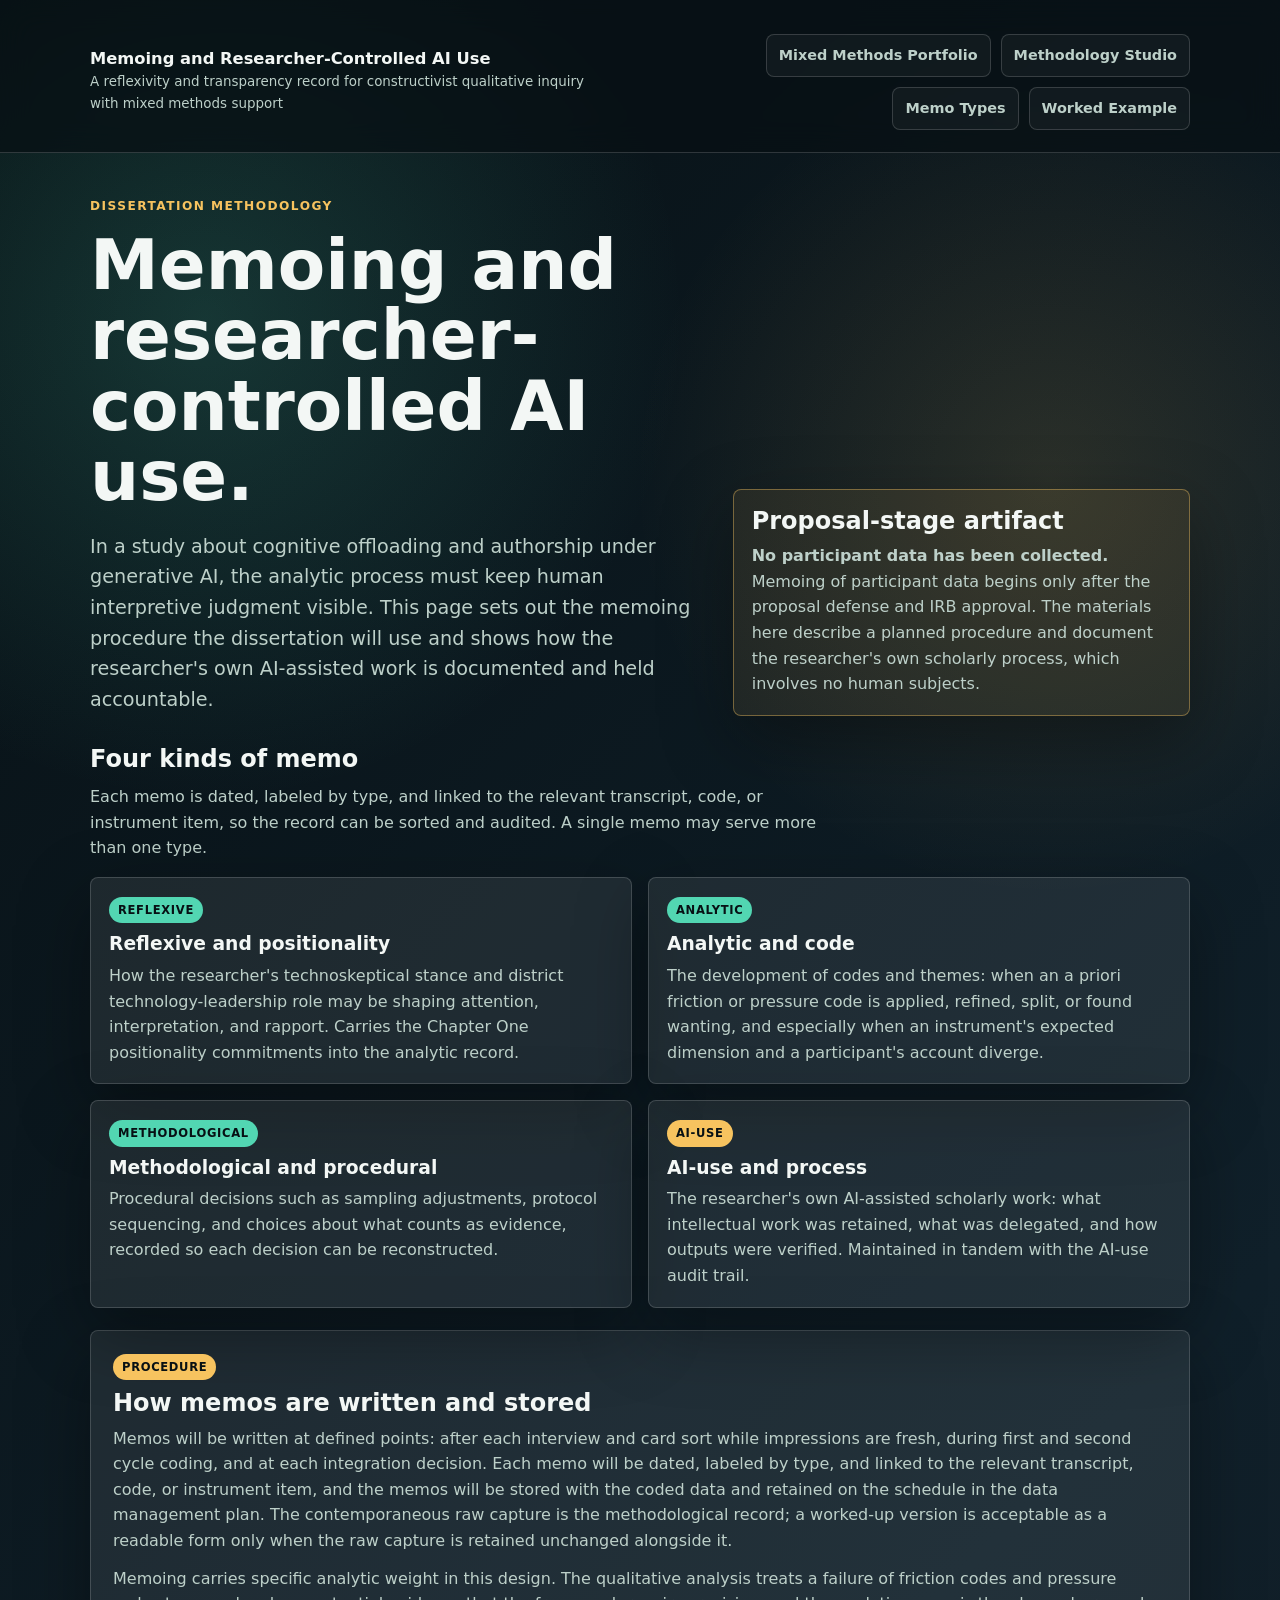
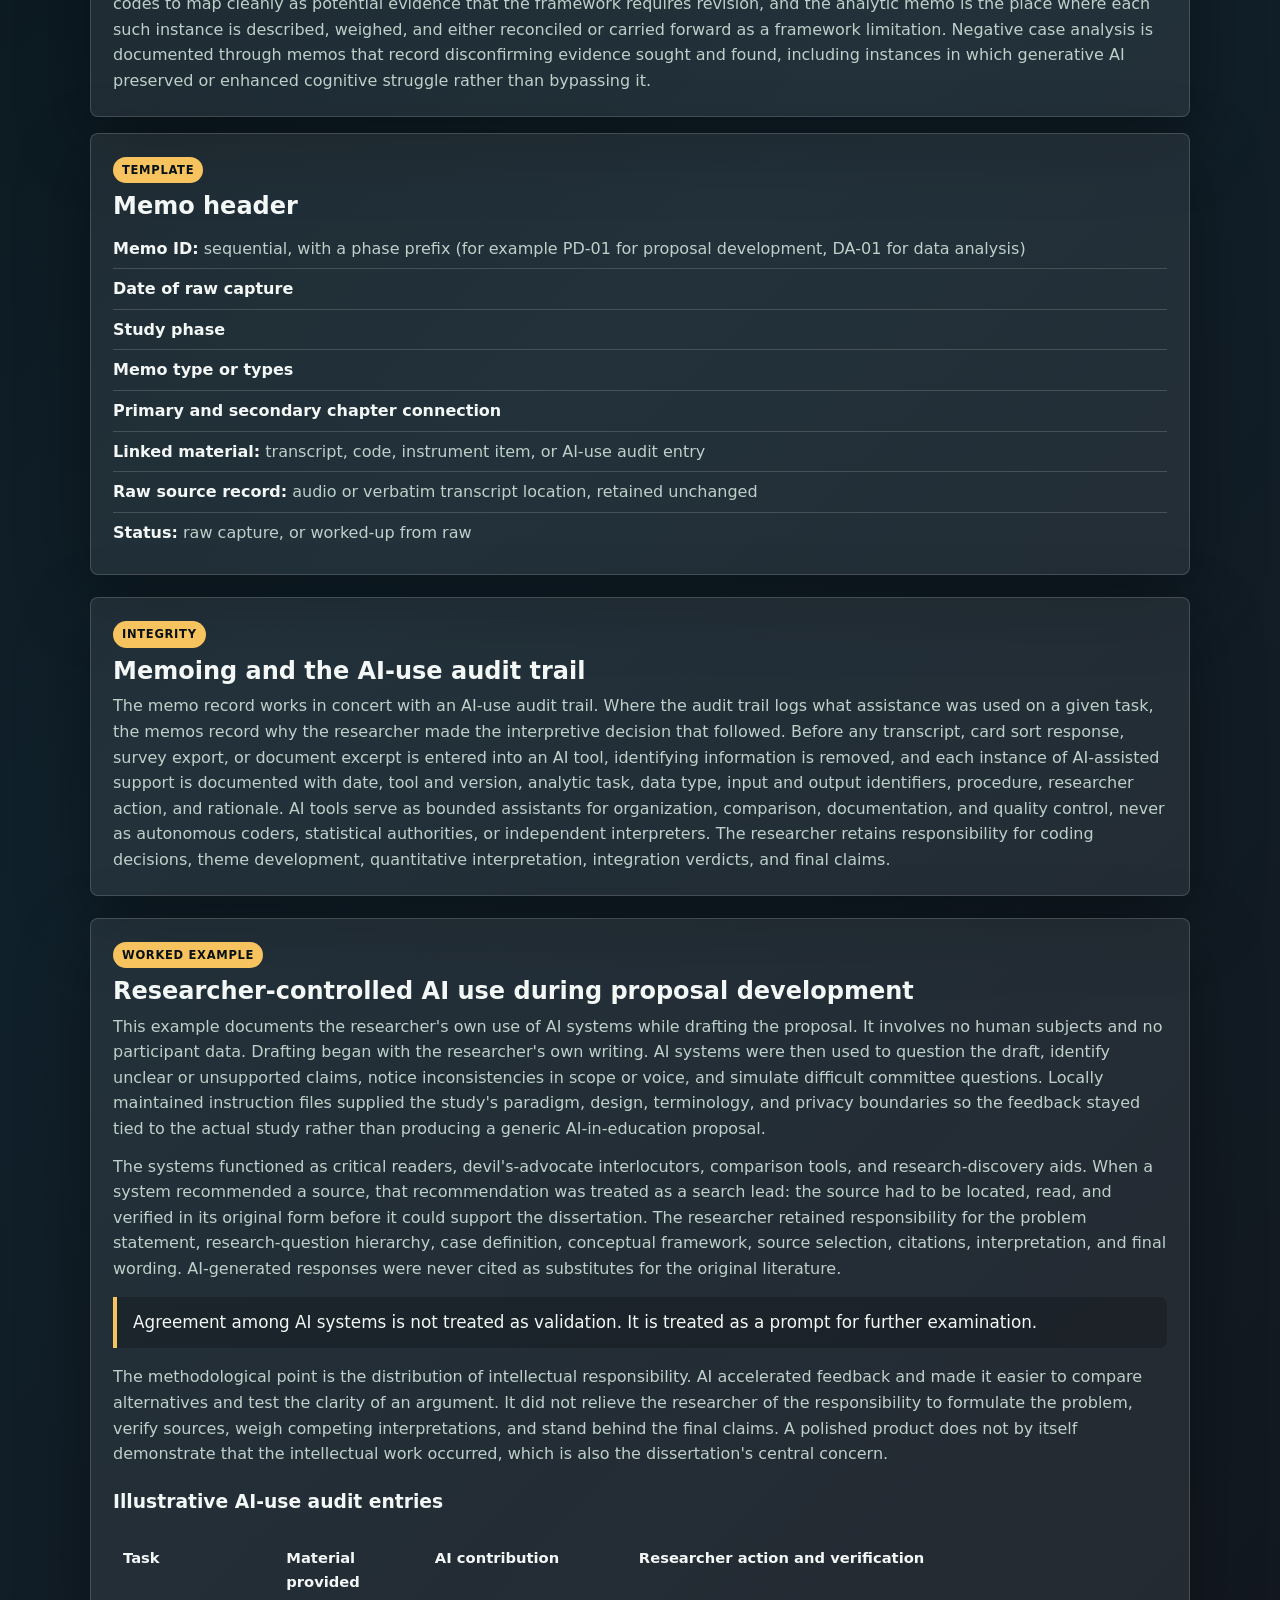
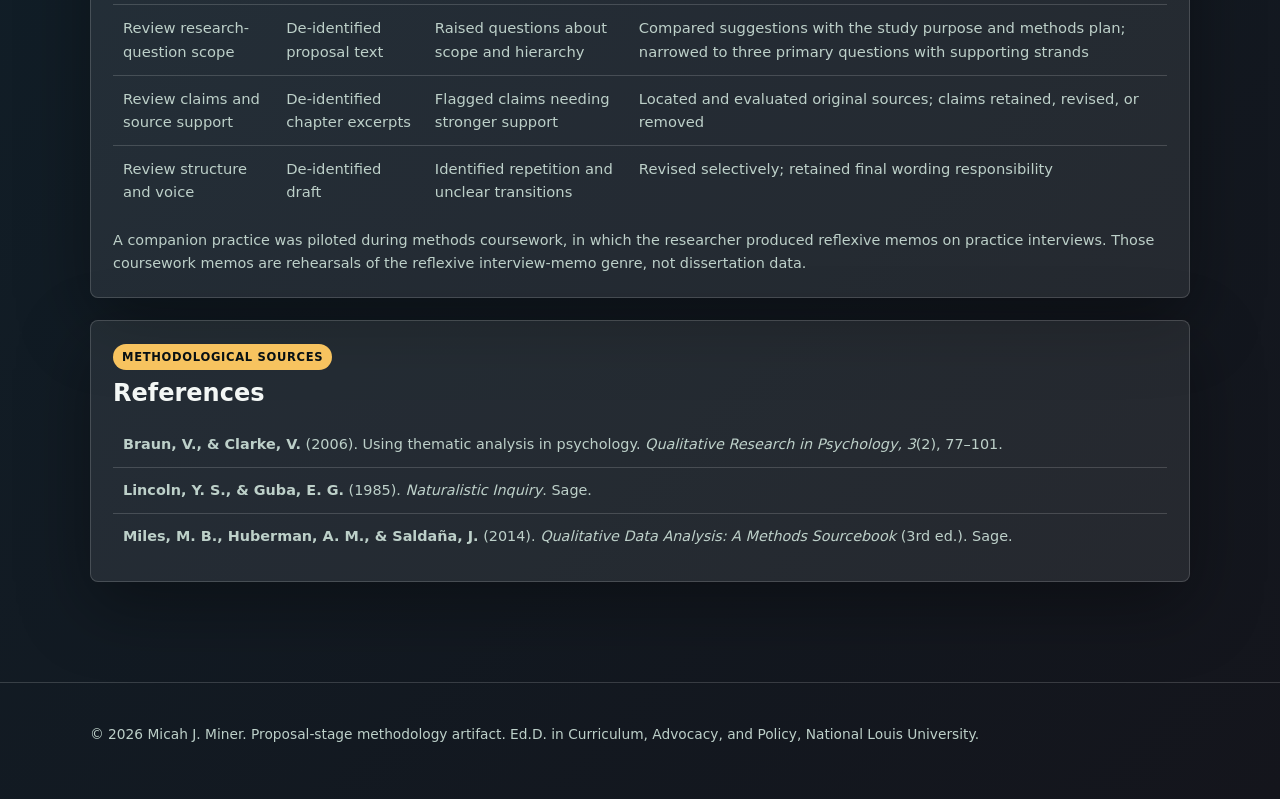
<file: memoing-protocol/index.html>
<!doctype html>
<html lang="en">
<head>
  <meta charset="utf-8">
  <meta name="viewport" content="width=device-width, initial-scale=1">
  <title>Memoing and Researcher-Controlled AI Use</title>
  <meta name="description" content="A memoing protocol and researcher-controlled AI-use record for a qualitative-dominant convergent mixed methods study grounded in constructivist qualitative inquiry. Proposal-stage methodology artifact.">
  <link rel="stylesheet" href="https://minerclass.github.io/tokens.css">
  <style>
    :root {
      /* Ground, ink and rules from the shared ecosystem tokens with
         pre-adoption fallbacks. The teal/amber accents stay local. */
      --bg: var(--mjm-bg, #071014);
      --panel: rgba(255, 255, 255, 0.08);
      --panel-strong: rgba(255, 255, 255, 0.13);
      --text: var(--mjm-ink, #f3f7f5);
      --muted: var(--mjm-muted, #bdd0c9);
      --line: var(--mjm-line, rgba(255, 255, 255, 0.16));
      --mjm-accent: var(--mjm-teal, #52d6b2);
      --accent: #52d6b2;
      --accent-2: #f7c35f;
      --warning: #f87171;
      --shadow: 0 24px 70px rgba(0, 0, 0, 0.35);
      font-family: Inter, "Segoe UI", system-ui, -apple-system, BlinkMacSystemFont, sans-serif;
    }

    * { box-sizing: border-box; }
    html { scroll-behavior: smooth; }
    body {
      margin: 0;
      color: var(--text);
      background:
        radial-gradient(circle at 16% 8%, rgba(82, 214, 178, 0.18), transparent 30rem),
        radial-gradient(circle at 82% 12%, rgba(247, 195, 95, 0.13), transparent 26rem),
        linear-gradient(135deg, #071014 0%, #10202a 48%, #14151c 100%);
      line-height: 1.6;
      overflow-x: hidden;
    }

    a { color: inherit; }
    button, input { font: inherit; }
    a:focus-visible { outline: 3px solid rgba(247, 195, 95, 0.65); outline-offset: 3px; }

    .shell { width: calc(100vw - 32px); max-width: 1100px; margin: 0 auto; min-width: 0; }

    h1, h2, h3, p, a, span, blockquote, td, th, li {
      overflow-wrap: anywhere; word-break: normal; white-space: normal;
    }

    header {
      padding: 34px 0 22px;
      border-bottom: 1px solid var(--line);
      background: rgba(7, 16, 20, 0.72);
      backdrop-filter: blur(16px);
      position: sticky; top: 0; z-index: 10;
    }

    .topbar { display: flex; justify-content: space-between; gap: 18px; align-items: center; }
    .brand strong { display: block; font-size: 1.02rem; line-height: 1.1; }
    .brand span { display: block; color: var(--muted); font-size: .84rem; margin-top: 3px; }
    .brand, .topbar > *, .hero > * { min-width: 0; max-width: 100%; }

    nav { display: flex; gap: 10px; flex-wrap: wrap; justify-content: flex-end; }
    nav a, .btn {
      border: 1px solid var(--line); border-radius: 8px; min-height: 42px;
      display: inline-flex; align-items: center; justify-content: center;
      padding: 9px 12px; text-decoration: none; color: var(--muted);
      background: rgba(255, 255, 255, 0.04); font-weight: 700; font-size: .9rem;
    }
    nav a:hover, .btn:hover { color: var(--text); border-color: rgba(82, 214, 178, .55); }
    .btn.primary { color: #071014; background: var(--accent); border-color: var(--accent); }

    main { padding: 44px 0 70px; }

    .hero {
      display: grid; grid-template-columns: minmax(0, 1.15fr) minmax(300px, .85fr);
      gap: 24px; align-items: end; margin-bottom: 24px;
    }
    .eyebrow {
      color: var(--accent-2); text-transform: uppercase; letter-spacing: .12em;
      font-weight: 800; font-size: .76rem; margin: 0 0 13px;
    }
    h1 { margin: 0; font-size: clamp(2.2rem, 5.4vw, 4.6rem); line-height: 1.02; letter-spacing: 0; }
    .lead { margin: 20px 0 0; max-width: 820px; color: var(--muted); font-size: clamp(1.02rem, 2vw, 1.2rem); }

    .note {
      border: 1px solid rgba(247, 195, 95, .4); border-radius: 8px;
      background: rgba(247, 195, 95, .08); padding: 18px; box-shadow: var(--shadow);
    }
    .note h2, .panel h2, .card h3 { margin: 0 0 8px; line-height: 1.15; }
    .note p, .card p, .panel p { margin: 0; color: var(--muted); }
    .note p + p, .panel p + p { margin-top: 12px; }

    section.block { margin-top: 22px; }
    .section-head { margin: 0 0 6px; }
    .section-sub { color: var(--muted); margin: 0 0 16px; max-width: 760px; }

    .panel, .card {
      border: 1px solid var(--line); border-radius: 8px; background: var(--panel);
      box-shadow: var(--shadow); min-width: 0;
    }
    .panel { padding: 22px; }
    .card { padding: 18px; }
    .panel + .panel { margin-top: 16px; }

    .grid { display: grid; grid-template-columns: repeat(2, minmax(0, 1fr)); gap: 16px; }
    .grid-4 { display: grid; grid-template-columns: repeat(2, minmax(0, 1fr)); gap: 16px; }

    .tag {
      display: inline-flex; color: #071014; background: var(--accent-2);
      border-radius: 999px; padding: 4px 9px; font-size: .72rem; font-weight: 900;
      text-transform: uppercase; letter-spacing: .06em; margin-bottom: 10px;
    }
    .tag.teal { background: var(--accent); }

    ul.clean { margin: 8px 0 0; padding-left: 0; list-style: none; color: var(--muted); }
    ul.clean li { padding: 7px 0; border-bottom: 1px solid var(--line); }
    ul.clean li:last-child { border-bottom: 0; }
    ul.clean li strong { color: var(--text); }

    blockquote {
      margin: 16px 0 0; border-left: 4px solid var(--accent-2); padding: 12px 16px;
      color: var(--text); background: rgba(0,0,0,.22); border-radius: 0 8px 8px 0; font-size: 1.05rem;
    }

    table { width: 100%; border-collapse: collapse; color: var(--muted); font-size: .92rem; margin-top: 14px; }
    th, td { border-bottom: 1px solid var(--line); padding: 11px 10px; text-align: left; vertical-align: top; }
    th { color: var(--text); }
    tr:last-child td { border-bottom: 0; }

    .refs td { font-size: .9rem; }

    footer { border-top: 1px solid var(--line); padding: 26px 0 40px; margin-top: 30px; }
    .copyright { color: var(--muted); font-size: .86rem; }

    @media (max-width: 930px) {
      header { position: static; }
      .topbar, .hero { grid-template-columns: 1fr; display: grid; }
      nav { justify-content: flex-start; }
      .grid, .grid-4 { grid-template-columns: 1fr; }
      h1 { font-size: clamp(2.05rem, 11vw, 3rem); }
    }
  </style>
</head>
<body>
  <header>
    <div class="shell topbar">
      <div class="brand">
        <strong>Memoing and Researcher-Controlled AI Use</strong>
        <span>A reflexivity and transparency record for constructivist qualitative inquiry with mixed methods support</span>
      </div>
      <nav aria-label="Page navigation">
        <a href="../">Mixed Methods Portfolio</a>
        <a href="../methodology-alignment/">Methodology Studio</a>
        <a href="#types">Memo Types</a>
        <a href="#example">Worked Example</a>
      </nav>
    </div>
  </header>

  <main class="shell">
    <section class="hero">
      <div>
        <p class="eyebrow">Dissertation Methodology</p>
        <h1>Memoing and researcher-controlled AI use.</h1>
        <p class="lead">In a study about cognitive offloading and authorship under generative AI, the analytic process must keep human interpretive judgment visible. This page sets out the memoing procedure the dissertation will use and shows how the researcher's own AI-assisted work is documented and held accountable.</p>
      </div>
      <aside class="note">
        <h2>Proposal-stage artifact</h2>
        <p><strong>No participant data has been collected.</strong> Memoing of participant data begins only after the proposal defense and IRB approval. The materials here describe a planned procedure and document the researcher's own scholarly process, which involves no human subjects.</p>
      </aside>
    </section>

    <section class="block" id="types">
      <h2 class="section-head">Four kinds of memo</h2>
      <p class="section-sub">Each memo is dated, labeled by type, and linked to the relevant transcript, code, or instrument item, so the record can be sorted and audited. A single memo may serve more than one type.</p>
      <div class="grid-4">
        <article class="card">
          <span class="tag teal">Reflexive</span>
          <h3>Reflexive and positionality</h3>
          <p>How the researcher's technoskeptical stance and district technology-leadership role may be shaping attention, interpretation, and rapport. Carries the Chapter One positionality commitments into the analytic record.</p>
        </article>
        <article class="card">
          <span class="tag teal">Analytic</span>
          <h3>Analytic and code</h3>
          <p>The development of codes and themes: when an a priori friction or pressure code is applied, refined, split, or found wanting, and especially when an instrument's expected dimension and a participant's account diverge.</p>
        </article>
        <article class="card">
          <span class="tag teal">Methodological</span>
          <h3>Methodological and procedural</h3>
          <p>Procedural decisions such as sampling adjustments, protocol sequencing, and choices about what counts as evidence, recorded so each decision can be reconstructed.</p>
        </article>
        <article class="card">
          <span class="tag">AI-use</span>
          <h3>AI-use and process</h3>
          <p>The researcher's own AI-assisted scholarly work: what intellectual work was retained, what was delegated, and how outputs were verified. Maintained in tandem with the AI-use audit trail.</p>
        </article>
      </div>
    </section>

    <section class="block" id="procedure">
      <div class="panel">
        <span class="tag">Procedure</span>
        <h2>How memos are written and stored</h2>
        <p>Memos will be written at defined points: after each interview and card sort while impressions are fresh, during first and second cycle coding, and at each integration decision. Each memo will be dated, labeled by type, and linked to the relevant transcript, code, or instrument item, and the memos will be stored with the coded data and retained on the schedule in the data management plan. The contemporaneous raw capture is the methodological record; a worked-up version is acceptable as a readable form only when the raw capture is retained unchanged alongside it.</p>
        <p>Memoing carries specific analytic weight in this design. The qualitative analysis treats a failure of friction codes and pressure codes to map cleanly as potential evidence that the framework requires revision, and the analytic memo is the place where each such instance is described, weighed, and either reconciled or carried forward as a framework limitation. Negative case analysis is documented through memos that record disconfirming evidence sought and found, including instances in which generative AI preserved or enhanced cognitive struggle rather than bypassing it.</p>
      </div>

      <div class="panel">
        <span class="tag">Template</span>
        <h2>Memo header</h2>
        <ul class="clean">
          <li><strong>Memo ID:</strong> sequential, with a phase prefix (for example PD-01 for proposal development, DA-01 for data analysis)</li>
          <li><strong>Date of raw capture</strong></li>
          <li><strong>Study phase</strong></li>
          <li><strong>Memo type or types</strong></li>
          <li><strong>Primary and secondary chapter connection</strong></li>
          <li><strong>Linked material:</strong> transcript, code, instrument item, or AI-use audit entry</li>
          <li><strong>Raw source record:</strong> audio or verbatim transcript location, retained unchanged</li>
          <li><strong>Status:</strong> raw capture, or worked-up from raw</li>
        </ul>
      </div>
    </section>

    <section class="block">
      <div class="panel">
        <span class="tag">Integrity</span>
        <h2>Memoing and the AI-use audit trail</h2>
        <p>The memo record works in concert with an AI-use audit trail. Where the audit trail logs what assistance was used on a given task, the memos record why the researcher made the interpretive decision that followed. Before any transcript, card sort response, survey export, or document excerpt is entered into an AI tool, identifying information is removed, and each instance of AI-assisted support is documented with date, tool and version, analytic task, data type, input and output identifiers, procedure, researcher action, and rationale. AI tools serve as bounded assistants for organization, comparison, documentation, and quality control, never as autonomous coders, statistical authorities, or independent interpreters. The researcher retains responsibility for coding decisions, theme development, quantitative interpretation, integration verdicts, and final claims.</p>
      </div>
    </section>

    <section class="block" id="example">
      <div class="panel">
        <span class="tag">Worked example</span>
        <h2>Researcher-controlled AI use during proposal development</h2>
        <p>This example documents the researcher's own use of AI systems while drafting the proposal. It involves no human subjects and no participant data. Drafting began with the researcher's own writing. AI systems were then used to question the draft, identify unclear or unsupported claims, notice inconsistencies in scope or voice, and simulate difficult committee questions. Locally maintained instruction files supplied the study's paradigm, design, terminology, and privacy boundaries so the feedback stayed tied to the actual study rather than producing a generic AI-in-education proposal.</p>
        <p>The systems functioned as critical readers, devil's-advocate interlocutors, comparison tools, and research-discovery aids. When a system recommended a source, that recommendation was treated as a search lead: the source had to be located, read, and verified in its original form before it could support the dissertation. The researcher retained responsibility for the problem statement, research-question hierarchy, case definition, conceptual framework, source selection, citations, interpretation, and final wording. AI-generated responses were never cited as substitutes for the original literature.</p>
        <blockquote>Agreement among AI systems is not treated as validation. It is treated as a prompt for further examination.</blockquote>
        <p style="margin-top:16px;">The methodological point is the distribution of intellectual responsibility. AI accelerated feedback and made it easier to compare alternatives and test the clarity of an argument. It did not relieve the researcher of the responsibility to formulate the problem, verify sources, weigh competing interpretations, and stand behind the final claims. A polished product does not by itself demonstrate that the intellectual work occurred, which is also the dissertation's central concern.</p>

        <h3 style="margin-top:20px;">Illustrative AI-use audit entries</h3>
        <table>
          <thead>
            <tr><th>Task</th><th>Material provided</th><th>AI contribution</th><th>Researcher action and verification</th></tr>
          </thead>
          <tbody>
            <tr>
              <td>Review research-question scope</td>
              <td>De-identified proposal text</td>
              <td>Raised questions about scope and hierarchy</td>
              <td>Compared suggestions with the study purpose and methods plan; narrowed to three primary questions with supporting strands</td>
            </tr>
            <tr>
              <td>Review claims and source support</td>
              <td>De-identified chapter excerpts</td>
              <td>Flagged claims needing stronger support</td>
              <td>Located and evaluated original sources; claims retained, revised, or removed</td>
            </tr>
            <tr>
              <td>Review structure and voice</td>
              <td>De-identified draft</td>
              <td>Identified repetition and unclear transitions</td>
              <td>Revised selectively; retained final wording responsibility</td>
            </tr>
          </tbody>
        </table>
        <p style="margin-top:14px; font-size:.9rem;">A companion practice was piloted during methods coursework, in which the researcher produced reflexive memos on practice interviews. Those coursework memos are rehearsals of the reflexive interview-memo genre, not dissertation data.</p>
      </div>
    </section>

    <section class="block">
      <div class="panel refs">
        <span class="tag">Methodological sources</span>
        <h2>References</h2>
        <table>
          <tbody>
            <tr><td><strong>Braun, V., &amp; Clarke, V.</strong> (2006). Using thematic analysis in psychology. <em>Qualitative Research in Psychology, 3</em>(2), 77&ndash;101.</td></tr>
            <tr><td><strong>Lincoln, Y. S., &amp; Guba, E. G.</strong> (1985). <em>Naturalistic Inquiry</em>. Sage.</td></tr>

            <tr><td><strong>Miles, M. B., Huberman, A. M., &amp; Salda&ntilde;a, J.</strong> (2014). <em>Qualitative Data Analysis: A Methods Sourcebook</em> (3rd ed.). Sage.</td></tr>
          </tbody>
        </table>
      </div>
    </section>
  </main>

  <footer>
    <div class="shell">
      <p class="copyright">&copy; 2026 Micah J. Miner. Proposal-stage methodology artifact. Ed.D. in Curriculum, Advocacy, and Policy, National Louis University.</p>
    </div>
  </footer>
</body>
</html>
</file>
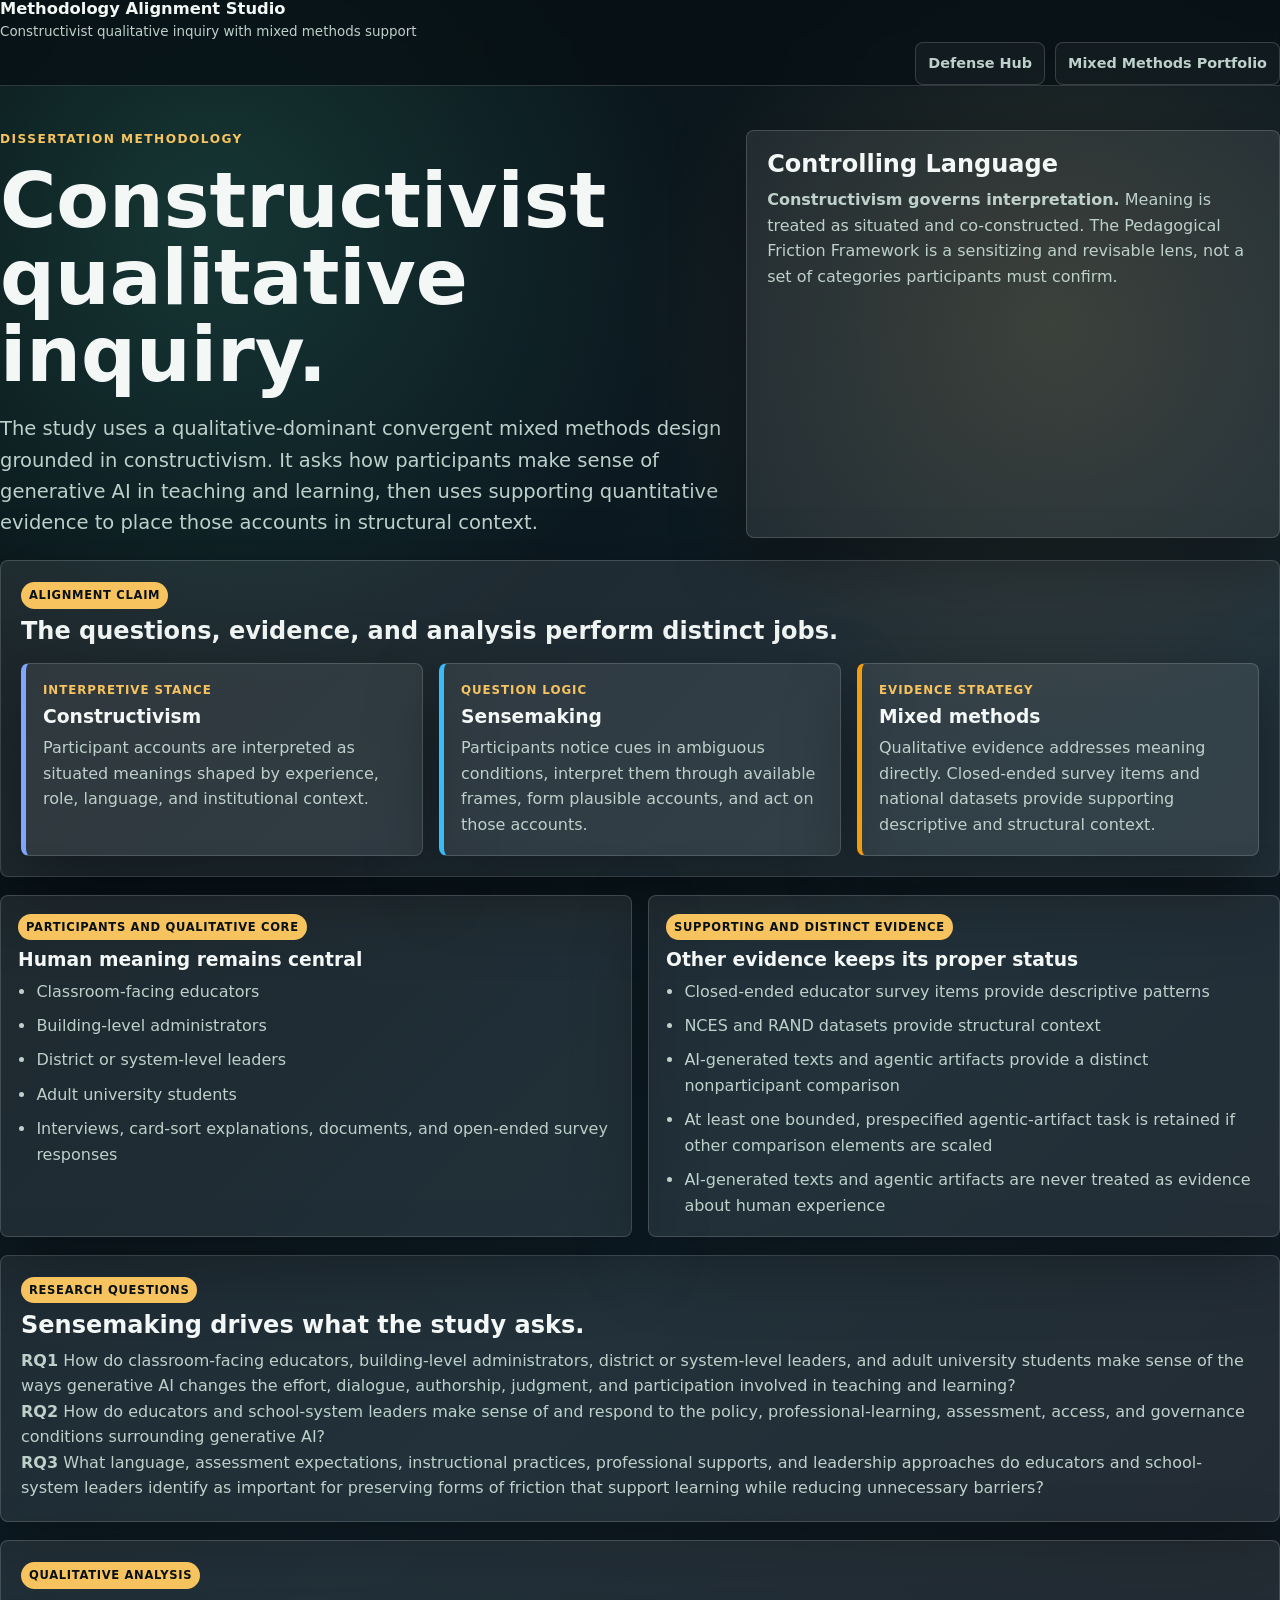
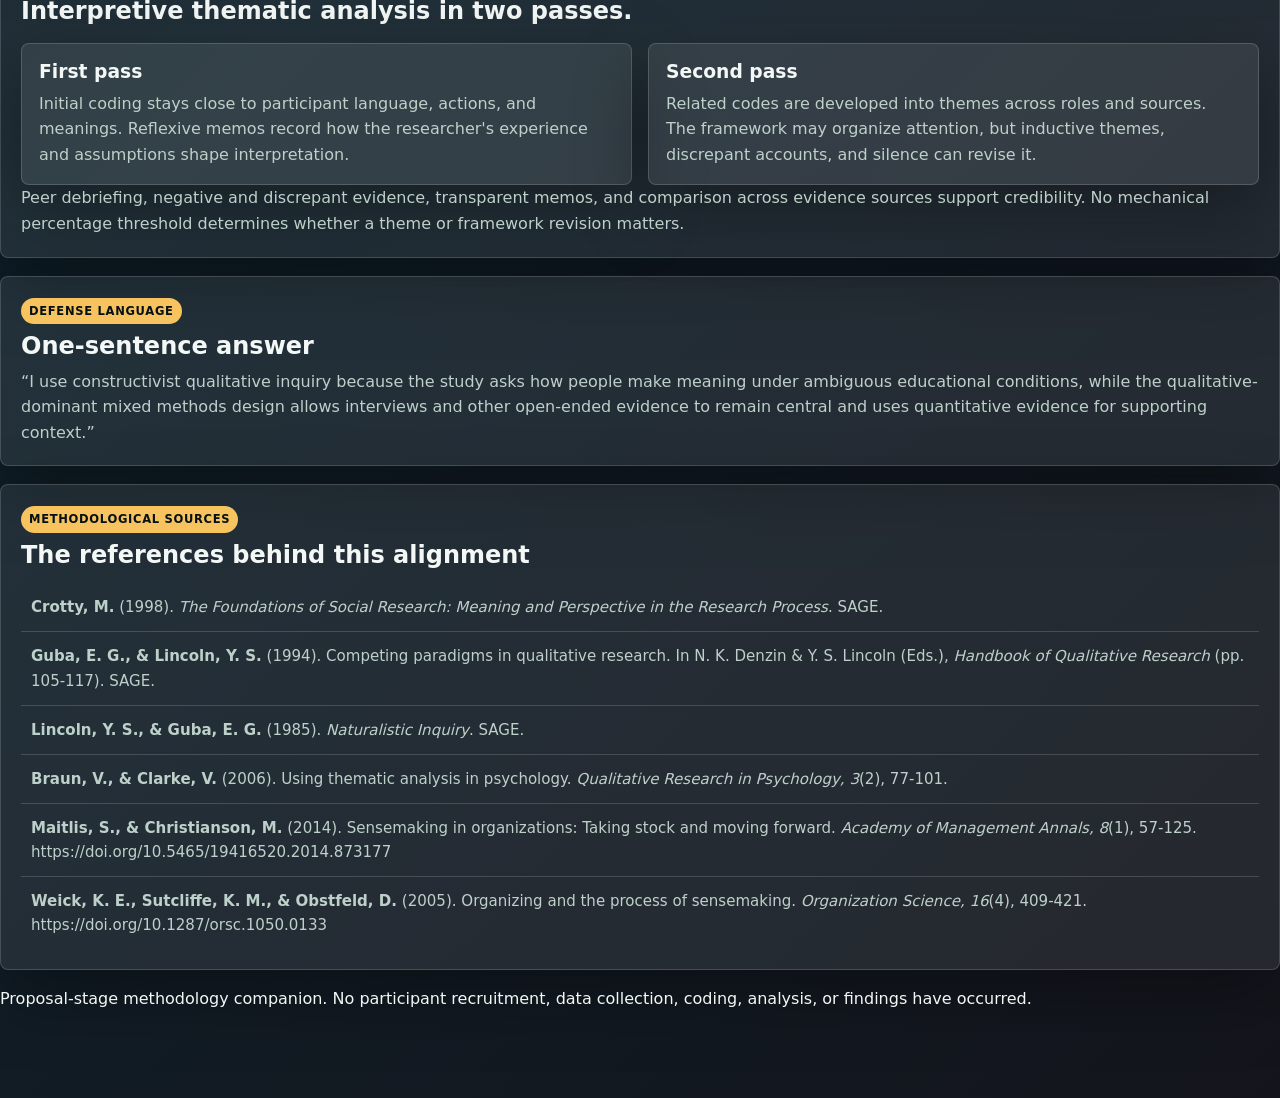
<file: methodology-alignment/index.html>
<!doctype html>
<html lang="en">
<head>
  <meta charset="utf-8">
  <meta name="viewport" content="width=device-width, initial-scale=1">
  <title>Methodology Alignment Studio</title>
  <meta name="description" content="Methodology alignment studio for Micah Miner's constructivist qualitative-dominant convergent mixed methods study.">
  <link rel="stylesheet" href="https://minerclass.github.io/tokens.css">
  <style>
    :root {
      /* Ground, ink and rules from the shared ecosystem tokens with
         pre-adoption fallbacks. The teal/amber accents stay local. */
      --bg: var(--mjm-bg, #071014);
      --panel: rgba(255, 255, 255, 0.08);
      --panel-strong: rgba(255, 255, 255, 0.13);
      --text: var(--mjm-ink, #f3f7f5);
      --muted: var(--mjm-muted, #bdd0c9);
      --line: var(--mjm-line, rgba(255, 255, 255, 0.16));
      --mjm-accent: var(--mjm-teal, #52d6b2);
      --accent: #52d6b2;
      --accent-2: #f7c35f;
      --constructivist: #7fa7ff;
      --sensemaking: #38bdf8;
      --mixed: #f59e0b;
      font-family: Inter, "Segoe UI", system-ui, -apple-system, BlinkMacSystemFont, sans-serif;
    }
    * { box-sizing: border-box; }
    html { scroll-behavior: smooth; }
    body {
      margin: 0;
      color: var(--text);
      background:
        radial-gradient(circle at 16% 8%, rgba(82, 214, 178, 0.18), transparent 30rem),
        radial-gradient(circle at 82% 12%, rgba(247, 195, 95, 0.13), transparent 26rem),
        linear-gradient(135deg, #071014 0%, #10202a 48%, #14151c 100%);
      line-height: 1.6;
    }
    a { color: inherit; }
    header {
      position: sticky;
      top: 0;
      z-index: 10;
      border-bottom: 1px solid var(--line);
      background: rgba(7, 16, 20, 0.78);
      backdrop-filter: blur(16px);
    }
    .shell { width: min(1180px, calc(100% - 32px)); margin: 0 auto; }
    .topbar { display: flex; justify-content: space-between; gap: 18px; align-items: center; padding: 24px 0; }
    .brand strong { display: block; font-size: 1.02rem; line-height: 1.1; }
    .brand span { display: block; color: var(--muted); font-size: .84rem; margin-top: 3px; }
    nav { display: flex; gap: 10px; flex-wrap: wrap; justify-content: flex-end; }
    nav a, .btn {
      border: 1px solid var(--line);
      border-radius: 8px;
      min-height: 42px;
      display: inline-flex;
      align-items: center;
      justify-content: center;
      padding: 9px 12px;
      text-decoration: none;
      color: var(--muted);
      background: rgba(255, 255, 255, 0.04);
      font-weight: 700;
      font-size: .9rem;
    }
    nav a:hover, .btn:hover { color: var(--text); border-color: rgba(82, 214, 178, .55); }
    .btn.primary { color: #071014; background: var(--accent); border-color: var(--accent); }
    main { padding: 44px 0 70px; }
    .hero { display: grid; grid-template-columns: minmax(0, 1.15fr) minmax(300px, .85fr); gap: 24px; align-items: stretch; margin-bottom: 22px; }
    .eyebrow { color: var(--accent-2); text-transform: uppercase; letter-spacing: .12em; font-weight: 800; font-size: .76rem; margin: 0 0 13px; }
    h1 { margin: 0; font-size: clamp(2.4rem, 6vw, 5.7rem); line-height: 1; letter-spacing: 0; }
    .lead { margin: 20px 0 0; max-width: 820px; color: var(--muted); font-size: clamp(1.02rem, 2vw, 1.22rem); }
    .note, .panel, .card {
      border: 1px solid var(--line);
      border-radius: 8px;
      background: var(--panel);
      box-shadow: 0 24px 70px rgba(0, 0, 0, 0.35);
    }
    .note, .panel { padding: 20px; }
    .card { padding: 17px; }
    .note p, .card p, .panel p { margin: 0; color: var(--muted); }
    .note h2, .panel h2, .card h3 { margin: 0 0 8px; line-height: 1.15; }
    .grid { display: grid; grid-template-columns: repeat(3, minmax(0, 1fr)); gap: 16px; margin-top: 18px; }
    .grid.two { grid-template-columns: repeat(2, minmax(0, 1fr)); }
    .tag { display: inline-flex; color: #071014; background: var(--accent-2); border-radius: 999px; padding: 4px 8px; font-size: .72rem; font-weight: 900; text-transform: uppercase; letter-spacing: .06em; margin-bottom: 9px; }
    .method-name { display: block; color: var(--accent-2); font-weight: 900; text-transform: uppercase; letter-spacing: .08em; font-size: .74rem; margin-bottom: .35rem; }
    .constructivist { border-left: 5px solid var(--constructivist); }
    .sensemaking { border-left: 5px solid var(--sensemaking); }
    .mixed { border-left: 5px solid var(--mixed); }
    table { width: 100%; border-collapse: collapse; color: var(--muted); font-size: .94rem; margin-top: 14px; }
    th, td { border-bottom: 1px solid var(--line); padding: 12px 10px; text-align: left; vertical-align: top; }
    th { color: var(--text); }
    tr:last-child td { border-bottom: 0; }
    ul { margin: 0; padding-left: 1.15rem; color: var(--muted); }
    li + li { margin-top: .55rem; }
    @media (max-width: 930px) {
      header { position: static; }
      .topbar, .hero { grid-template-columns: 1fr; display: grid; }
      nav { justify-content: flex-start; }
      .grid, .grid.two { grid-template-columns: 1fr; }
      h1 { font-size: clamp(2.05rem, 12vw, 3rem); }
    }
  </style>
</head>
<body>
  <header>
    <div class="header-inner">
      <div class="brand">
        <strong>Methodology Alignment Studio</strong>
        <span>Constructivist qualitative inquiry with mixed methods support</span>
      </div>
      <nav aria-label="Studio navigation">
        <a href="https://minerclass.github.io/dissertationquestionsbeta/dissertation-sites/?path=defense#catalog">Defense Hub</a>
        <a href="../">Mixed Methods Portfolio</a>
      </nav>
    </div>
  </header>

  <main>
    <section class="hero">
      <div>
        <p class="eyebrow">Dissertation Methodology</p>
        <h1>Constructivist qualitative inquiry.</h1>
        <p class="lead">The study uses a qualitative-dominant convergent mixed methods design grounded in constructivism. It asks how participants make sense of generative AI in teaching and learning, then uses supporting quantitative evidence to place those accounts in structural context.</p>
      </div>
      <aside class="note">
        <h2>Controlling Language</h2>
        <p><strong>Constructivism governs interpretation.</strong> Meaning is treated as situated and co-constructed. The Pedagogical Friction Framework is a sensitizing and revisable lens, not a set of categories participants must confirm.</p>
      </aside>
    </section>

    <section class="panel" id="alignment">
      <span class="tag">Alignment claim</span>
      <h2>The questions, evidence, and analysis perform distinct jobs.</h2>
      <div class="grid">
        <article class="card constructivist">
          <span class="method-name">Interpretive stance</span>
          <h3>Constructivism</h3>
          <p>Participant accounts are interpreted as situated meanings shaped by experience, role, language, and institutional context.</p>
        </article>
        <article class="card sensemaking">
          <span class="method-name">Question logic</span>
          <h3>Sensemaking</h3>
          <p>Participants notice cues in ambiguous conditions, interpret them through available frames, form plausible accounts, and act on those accounts.</p>
        </article>
        <article class="card mixed">
          <span class="method-name">Evidence strategy</span>
          <h3>Mixed methods</h3>
          <p>Qualitative evidence addresses meaning directly. Closed-ended survey items and national datasets provide supporting descriptive and structural context.</p>
        </article>
      </div>
    </section>

    <section class="grid two" style="margin-top:18px;">
      <article class="card">
        <span class="tag">Participants and qualitative core</span>
        <h3>Human meaning remains central</h3>
        <ul>
          <li>Classroom-facing educators</li>
          <li>Building-level administrators</li>
          <li>District or system-level leaders</li>
          <li>Adult university students</li>
          <li>Interviews, card-sort explanations, documents, and open-ended survey responses</li>
        </ul>
      </article>
      <article class="card">
        <span class="tag">Supporting and distinct evidence</span>
        <h3>Other evidence keeps its proper status</h3>
        <ul>
          <li>Closed-ended educator survey items provide descriptive patterns</li>
          <li>NCES and RAND datasets provide structural context</li>
          <li>AI-generated texts and agentic artifacts provide a distinct nonparticipant comparison</li>
          <li>At least one bounded, prespecified agentic-artifact task is retained if other comparison elements are scaled</li>
          <li>AI-generated texts and agentic artifacts are never treated as evidence about human experience</li>
        </ul>
      </article>
    </section>

    <section class="panel" style="margin-top:18px;">
      <span class="tag">Research questions</span>
      <h2>Sensemaking drives what the study asks.</h2>
      <p><strong>RQ1</strong> How do classroom-facing educators, building-level administrators, district or system-level leaders, and adult university students make sense of the ways generative AI changes the effort, dialogue, authorship, judgment, and participation involved in teaching and learning?</p>
      <p><strong>RQ2</strong> How do educators and school-system leaders make sense of and respond to the policy, professional-learning, assessment, access, and governance conditions surrounding generative AI?</p>
      <p><strong>RQ3</strong> What language, assessment expectations, instructional practices, professional supports, and leadership approaches do educators and school-system leaders identify as important for preserving forms of friction that support learning while reducing unnecessary barriers?</p>
    </section>

    <section class="panel" style="margin-top:18px;">
      <span class="tag">Qualitative analysis</span>
      <h2>Interpretive thematic analysis in two passes.</h2>
      <div class="grid two">
        <article class="card"><h3>First pass</h3><p>Initial coding stays close to participant language, actions, and meanings. Reflexive memos record how the researcher's experience and assumptions shape interpretation.</p></article>
        <article class="card"><h3>Second pass</h3><p>Related codes are developed into themes across roles and sources. The framework may organize attention, but inductive themes, discrepant accounts, and silence can revise it.</p></article>
      </div>
      <p>Peer debriefing, negative and discrepant evidence, transparent memos, and comparison across evidence sources support credibility. No mechanical percentage threshold determines whether a theme or framework revision matters.</p>
    </section>

    <section class="panel" style="margin-top:18px;">
      <span class="tag">Defense language</span>
      <h2>One-sentence answer</h2>
      <p>“I use constructivist qualitative inquiry because the study asks how people make meaning under ambiguous educational conditions, while the qualitative-dominant mixed methods design allows interviews and other open-ended evidence to remain central and uses quantitative evidence for supporting context.”</p>
    </section>

    <section class="panel" style="margin-top:18px;">
      <span class="tag">Methodological sources</span>
      <h2>The references behind this alignment</h2>
      <table>
        <tbody>
          <tr><td><strong>Crotty, M.</strong> (1998). <em>The Foundations of Social Research: Meaning and Perspective in the Research Process</em>. SAGE.</td></tr>
          <tr><td><strong>Guba, E. G., &amp; Lincoln, Y. S.</strong> (1994). Competing paradigms in qualitative research. In N. K. Denzin &amp; Y. S. Lincoln (Eds.), <em>Handbook of Qualitative Research</em> (pp. 105-117). SAGE.</td></tr>
          <tr><td><strong>Lincoln, Y. S., &amp; Guba, E. G.</strong> (1985). <em>Naturalistic Inquiry</em>. SAGE.</td></tr>
          <tr><td><strong>Braun, V., &amp; Clarke, V.</strong> (2006). Using thematic analysis in psychology. <em>Qualitative Research in Psychology, 3</em>(2), 77-101.</td></tr>
          <tr><td><strong>Maitlis, S., &amp; Christianson, M.</strong> (2014). Sensemaking in organizations: Taking stock and moving forward. <em>Academy of Management Annals, 8</em>(1), 57-125. https://doi.org/10.5465/19416520.2014.873177</td></tr>
          <tr><td><strong>Weick, K. E., Sutcliffe, K. M., &amp; Obstfeld, D.</strong> (2005). Organizing and the process of sensemaking. <em>Organization Science, 16</em>(4), 409-421. https://doi.org/10.1287/orsc.1050.0133</td></tr>
        </tbody>
      </table>
    </section>

    <p class="footer">Proposal-stage methodology companion. No participant recruitment, data collection, coding, analysis, or findings have occurred.</p>
  </main>
</body>
</html>
</file>
